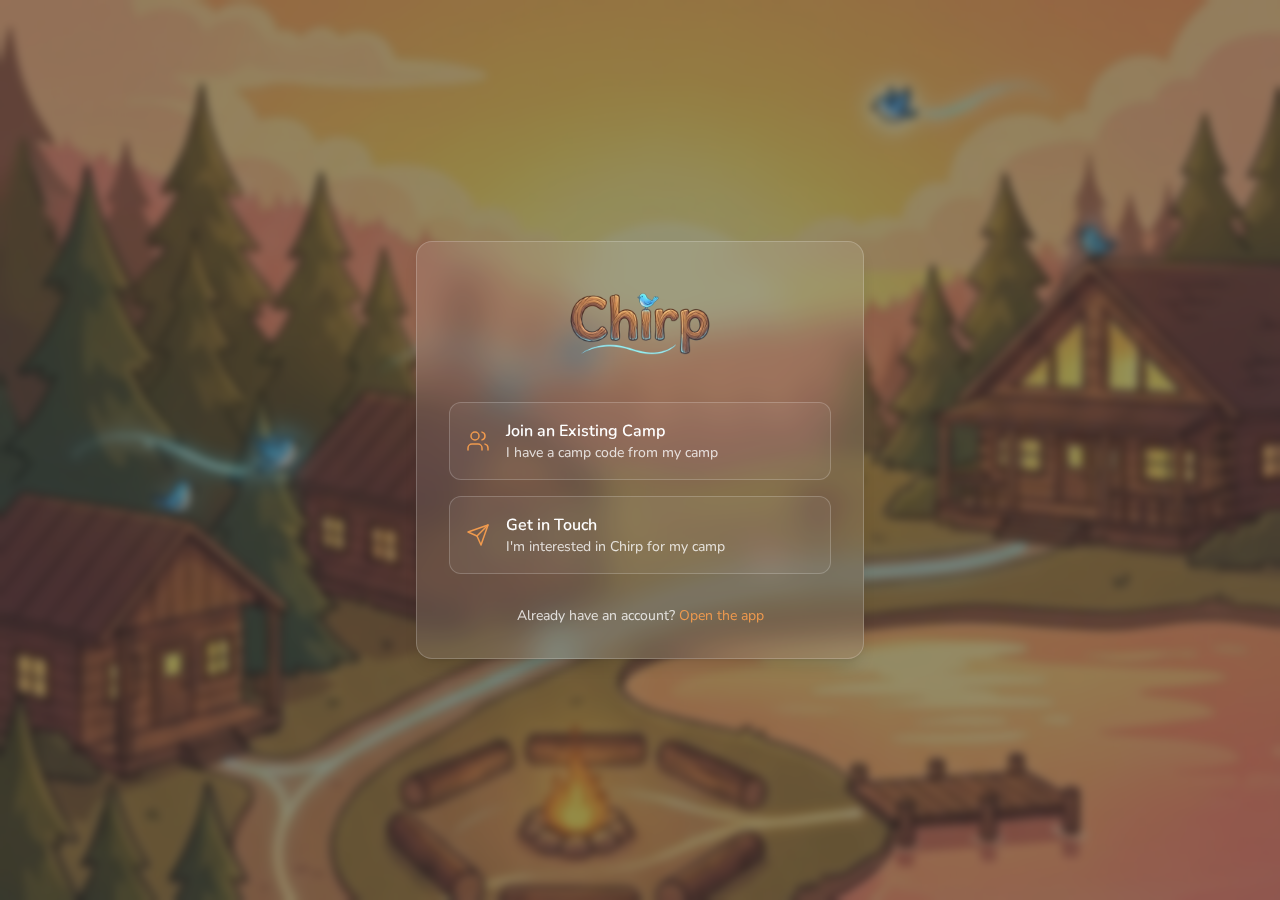
<file: register-app/index.html>
<!DOCTYPE html>
<html lang="en">
  <head>
    <meta charset="UTF-8" />
    <link rel="icon" type="image/svg+xml" href="/register-app/favicon.svg" />
    <meta name="viewport" content="width=device-width, initial-scale=1.0" />
    <link rel="preconnect" href="https://fonts.googleapis.com" />
    <link rel="preconnect" href="https://fonts.gstatic.com" crossorigin />
    <link href="https://fonts.googleapis.com/css2?family=Nunito:wght@400;600;700;800&display=swap" rel="stylesheet" />
    <title>Chirp Camp Registration</title>
    <script type="module" crossorigin src="/register-app/assets/index-BGshkPvv.js"></script>
    <link rel="stylesheet" crossorigin href="/register-app/assets/index-CM1NYn2z.css">
  </head>
  <body>
    <div id="root"></div>
  </body>
</html>
</file>
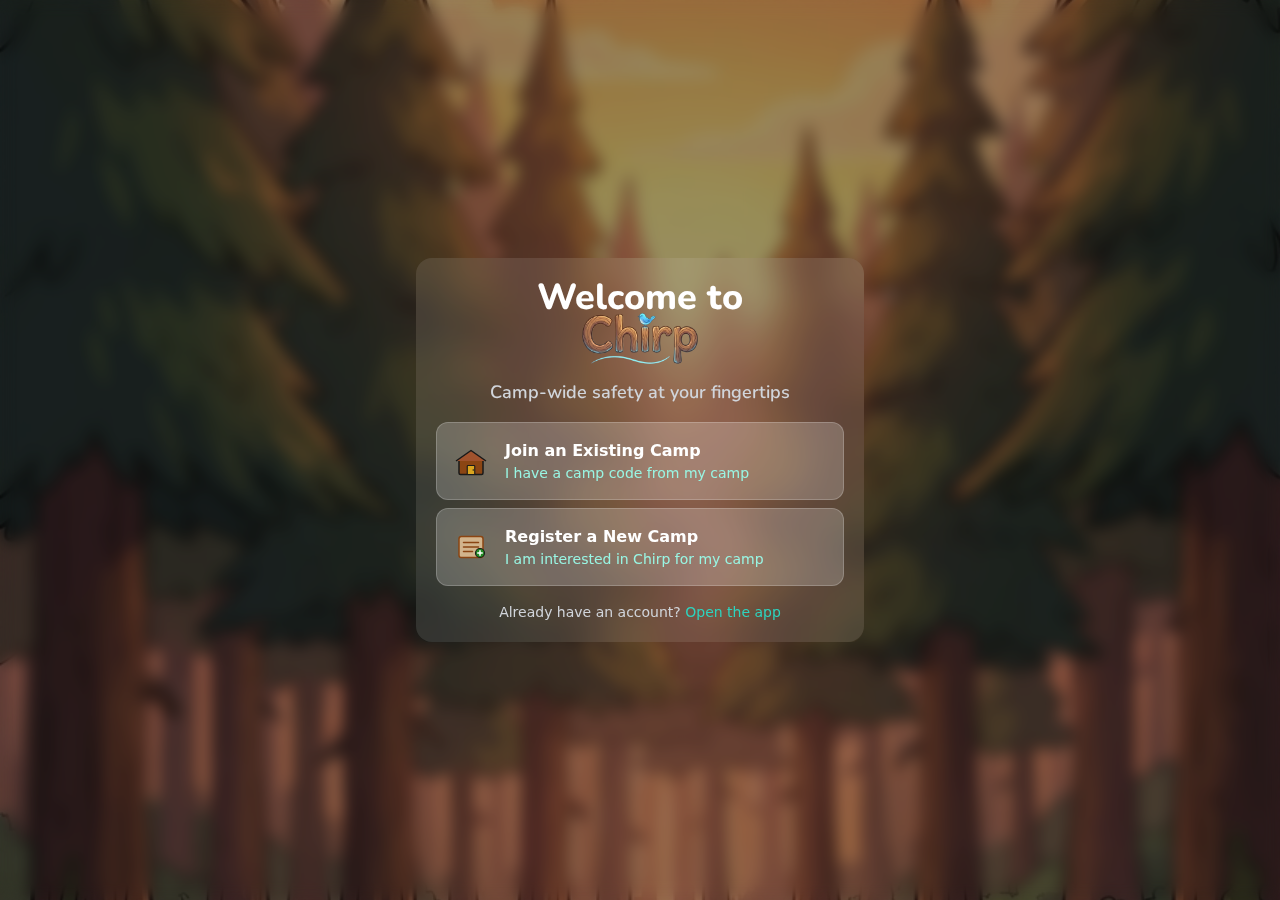
<file: register/index.html>
<!DOCTYPE html>
<html lang="en">
  <head>
    <meta charset="UTF-8" />
    <link rel="icon" type="image/svg+xml" href="/register-app/favicon.svg" />
    <meta name="viewport" content="width=device-width, initial-scale=1.0" />
    <link rel="preconnect" href="https://fonts.googleapis.com" />
    <link rel="preconnect" href="https://fonts.gstatic.com" crossorigin />
    <link href="https://fonts.googleapis.com/css2?family=Nunito:wght@400;600;700;800&display=swap" rel="stylesheet" />
    <title>Chirp Camp Registration</title>
    <script type="module" crossorigin src="/register/assets/index-CMxlbs3z.js"></script>
    <link rel="stylesheet" crossorigin href="/register/assets/index-DMwUVv7j.css">
    <style>
      /* Fit entire form on one screen without scrolling */
      .max-h-\[90vh\] { max-height: 100vh !important; }
      .overflow-y-auto { overflow-y: visible !important; }
      .p-8 { padding: 1.25rem !important; }
      .mb-6 { margin-bottom: 0.75rem !important; }
      .mb-8 { margin-bottom: 1rem !important; }
      .mb-4 { margin-bottom: 0.5rem !important; }
      .mb-3 { margin-bottom: 0.35rem !important; }
      .mb-2 { margin-bottom: 0.25rem !important; }
      .space-y-4 > :not([hidden]) ~ :not([hidden]) { margin-top: 0.5rem !important; }
      .space-y-3 > :not([hidden]) ~ :not([hidden]) { margin-top: 0.4rem !important; }
      .py-3 { padding-top: 0.5rem !important; padding-bottom: 0.5rem !important; }
      .py-2\.5 { padding-top: 0.4rem !important; padding-bottom: 0.4rem !important; }
      .pt-4 { padding-top: 0.5rem !important; }
      .mt-6 { margin-top: 0.75rem !important; }
      .mt-8 { margin-top: 1rem !important; }
      .my-4 { margin-top: 0.5rem !important; margin-bottom: 0.5rem !important; }
      .text-3xl { font-size: 1.5rem !important; line-height: 1.75rem !important; }
      /* Brighten form labels */
      label.text-gray-400, .text-gray-400.text-sm { color: #c8cdd3 !important; }
      /* Brighten "Your Contact Information" heading */
      .text-gray-300.font-medium { color: #ffffff !important; }
      /* Brighten placeholder text */
      .placeholder-gray-500::placeholder { color: #9ca3af !important; }
      /* Brighten submit button */
      .bg-primary-600 { background-color: #14b8a6 !important; }
      .bg-primary-600:hover { background-color: #2dd4bf !important; }
      /* Brighten helper text */
      .text-gray-500.text-sm, .text-gray-500.text-xs { color: #9ca3af !important; }
    </style>
  </head>
  <body>
    <div id="root"></div>
  </body>
</html>
</file>
<file: register-app/assets/index-CM1NYn2z.css>
*,:before,:after{--tw-border-spacing-x: 0;--tw-border-spacing-y: 0;--tw-translate-x: 0;--tw-translate-y: 0;--tw-rotate: 0;--tw-skew-x: 0;--tw-skew-y: 0;--tw-scale-x: 1;--tw-scale-y: 1;--tw-pan-x: ;--tw-pan-y: ;--tw-pinch-zoom: ;--tw-scroll-snap-strictness: proximity;--tw-gradient-from-position: ;--tw-gradient-via-position: ;--tw-gradient-to-position: ;--tw-ordinal: ;--tw-slashed-zero: ;--tw-numeric-figure: ;--tw-numeric-spacing: ;--tw-numeric-fraction: ;--tw-ring-inset: ;--tw-ring-offset-width: 0px;--tw-ring-offset-color: #fff;--tw-ring-color: rgb(59 130 246 / .5);--tw-ring-offset-shadow: 0 0 #0000;--tw-ring-shadow: 0 0 #0000;--tw-shadow: 0 0 #0000;--tw-shadow-colored: 0 0 #0000;--tw-blur: ;--tw-brightness: ;--tw-contrast: ;--tw-grayscale: ;--tw-hue-rotate: ;--tw-invert: ;--tw-saturate: ;--tw-sepia: ;--tw-drop-shadow: ;--tw-backdrop-blur: ;--tw-backdrop-brightness: ;--tw-backdrop-contrast: ;--tw-backdrop-grayscale: ;--tw-backdrop-hue-rotate: ;--tw-backdrop-invert: ;--tw-backdrop-opacity: ;--tw-backdrop-saturate: ;--tw-backdrop-sepia: ;--tw-contain-size: ;--tw-contain-layout: ;--tw-contain-paint: ;--tw-contain-style: }::backdrop{--tw-border-spacing-x: 0;--tw-border-spacing-y: 0;--tw-translate-x: 0;--tw-translate-y: 0;--tw-rotate: 0;--tw-skew-x: 0;--tw-skew-y: 0;--tw-scale-x: 1;--tw-scale-y: 1;--tw-pan-x: ;--tw-pan-y: ;--tw-pinch-zoom: ;--tw-scroll-snap-strictness: proximity;--tw-gradient-from-position: ;--tw-gradient-via-position: ;--tw-gradient-to-position: ;--tw-ordinal: ;--tw-slashed-zero: ;--tw-numeric-figure: ;--tw-numeric-spacing: ;--tw-numeric-fraction: ;--tw-ring-inset: ;--tw-ring-offset-width: 0px;--tw-ring-offset-color: #fff;--tw-ring-color: rgb(59 130 246 / .5);--tw-ring-offset-shadow: 0 0 #0000;--tw-ring-shadow: 0 0 #0000;--tw-shadow: 0 0 #0000;--tw-shadow-colored: 0 0 #0000;--tw-blur: ;--tw-brightness: ;--tw-contrast: ;--tw-grayscale: ;--tw-hue-rotate: ;--tw-invert: ;--tw-saturate: ;--tw-sepia: ;--tw-drop-shadow: ;--tw-backdrop-blur: ;--tw-backdrop-brightness: ;--tw-backdrop-contrast: ;--tw-backdrop-grayscale: ;--tw-backdrop-hue-rotate: ;--tw-backdrop-invert: ;--tw-backdrop-opacity: ;--tw-backdrop-saturate: ;--tw-backdrop-sepia: ;--tw-contain-size: ;--tw-contain-layout: ;--tw-contain-paint: ;--tw-contain-style: }*,:before,:after{box-sizing:border-box;border-width:0;border-style:solid;border-color:#e5e7eb}:before,:after{--tw-content: ""}html,:host{line-height:1.5;-webkit-text-size-adjust:100%;-moz-tab-size:4;-o-tab-size:4;tab-size:4;font-family:ui-sans-serif,system-ui,sans-serif,"Apple Color Emoji","Segoe UI Emoji",Segoe UI Symbol,"Noto Color Emoji";font-feature-settings:normal;font-variation-settings:normal;-webkit-tap-highlight-color:transparent}body{margin:0;line-height:inherit}hr{height:0;color:inherit;border-top-width:1px}abbr:where([title]){-webkit-text-decoration:underline dotted;text-decoration:underline dotted}h1,h2,h3,h4,h5,h6{font-size:inherit;font-weight:inherit}a{color:inherit;text-decoration:inherit}b,strong{font-weight:bolder}code,kbd,samp,pre{font-family:ui-monospace,SFMono-Regular,Menlo,Monaco,Consolas,Liberation Mono,Courier New,monospace;font-feature-settings:normal;font-variation-settings:normal;font-size:1em}small{font-size:80%}sub,sup{font-size:75%;line-height:0;position:relative;vertical-align:baseline}sub{bottom:-.25em}sup{top:-.5em}table{text-indent:0;border-color:inherit;border-collapse:collapse}button,input,optgroup,select,textarea{font-family:inherit;font-feature-settings:inherit;font-variation-settings:inherit;font-size:100%;font-weight:inherit;line-height:inherit;letter-spacing:inherit;color:inherit;margin:0;padding:0}button,select{text-transform:none}button,input:where([type=button]),input:where([type=reset]),input:where([type=submit]){-webkit-appearance:button;background-color:transparent;background-image:none}:-moz-focusring{outline:auto}:-moz-ui-invalid{box-shadow:none}progress{vertical-align:baseline}::-webkit-inner-spin-button,::-webkit-outer-spin-button{height:auto}[type=search]{-webkit-appearance:textfield;outline-offset:-2px}::-webkit-search-decoration{-webkit-appearance:none}::-webkit-file-upload-button{-webkit-appearance:button;font:inherit}summary{display:list-item}blockquote,dl,dd,h1,h2,h3,h4,h5,h6,hr,figure,p,pre{margin:0}fieldset{margin:0;padding:0}legend{padding:0}ol,ul,menu{list-style:none;margin:0;padding:0}dialog{padding:0}textarea{resize:vertical}input::-moz-placeholder,textarea::-moz-placeholder{opacity:1;color:#9ca3af}input::placeholder,textarea::placeholder{opacity:1;color:#9ca3af}button,[role=button]{cursor:pointer}:disabled{cursor:default}img,svg,video,canvas,audio,iframe,embed,object{display:block;vertical-align:middle}img,video{max-width:100%;height:auto}[hidden]:where(:not([hidden=until-found])){display:none}.static{position:static}.mx-auto{margin-left:auto;margin-right:auto}.my-4{margin-top:1rem;margin-bottom:1rem}.-mt-12{margin-top:-3rem}.mb-1{margin-bottom:.25rem}.mb-2{margin-bottom:.5rem}.mb-3{margin-bottom:.75rem}.mb-4{margin-bottom:1rem}.mb-6{margin-bottom:1.5rem}.mb-8{margin-bottom:2rem}.ml-2{margin-left:.5rem}.mt-1{margin-top:.25rem}.mt-4{margin-top:1rem}.mt-6{margin-top:1.5rem}.mt-8{margin-top:2rem}.block{display:block}.flex{display:flex}.inline-flex{display:inline-flex}.grid{display:grid}.hidden{display:none}.h-12{height:3rem}.h-16{height:4rem}.h-24{height:6rem}.h-4{height:1rem}.h-48{height:12rem}.h-6{height:1.5rem}.h-8{height:2rem}.max-h-\[90vh\]{max-height:90vh}.min-h-screen{min-height:100vh}.w-12{width:3rem}.w-16{width:4rem}.w-4{width:1rem}.w-6{width:1.5rem}.w-8{width:2rem}.w-full{width:100%}.max-w-md{max-width:28rem}.shrink-0{flex-shrink:0}@keyframes spin{to{transform:rotate(360deg)}}.animate-spin{animation:spin 1s linear infinite}.resize-none{resize:none}.grid-cols-2{grid-template-columns:repeat(2,minmax(0,1fr))}.items-center{align-items:center}.justify-center{justify-content:center}.justify-between{justify-content:space-between}.gap-2{gap:.5rem}.gap-3{gap:.75rem}.gap-4{gap:1rem}.space-y-1>:not([hidden])~:not([hidden]){--tw-space-y-reverse: 0;margin-top:calc(.25rem * calc(1 - var(--tw-space-y-reverse)));margin-bottom:calc(.25rem * var(--tw-space-y-reverse))}.space-y-3>:not([hidden])~:not([hidden]){--tw-space-y-reverse: 0;margin-top:calc(.75rem * calc(1 - var(--tw-space-y-reverse)));margin-bottom:calc(.75rem * var(--tw-space-y-reverse))}.space-y-4>:not([hidden])~:not([hidden]){--tw-space-y-reverse: 0;margin-top:calc(1rem * calc(1 - var(--tw-space-y-reverse)));margin-bottom:calc(1rem * var(--tw-space-y-reverse))}.overflow-hidden{overflow:hidden}.overflow-y-auto{overflow-y:auto}.truncate{overflow:hidden;text-overflow:ellipsis;white-space:nowrap}.rounded-2xl{border-radius:1rem}.rounded-full{border-radius:9999px}.rounded-lg{border-radius:.5rem}.rounded-xl{border-radius:.75rem}.border{border-width:1px}.border-b-2{border-bottom-width:2px}.border-t{border-top-width:1px}.border-dashed{border-style:dashed}.border-primary-400{--tw-border-opacity: 1;border-color:rgb(240 154 78 / var(--tw-border-opacity, 1))}.border-primary-500{--tw-border-opacity: 1;border-color:rgb(232 135 61 / var(--tw-border-opacity, 1))}.border-white\/10{border-color:#ffffff1a}.border-white\/20{border-color:#fff3}.border-white\/30{border-color:#ffffff4d}.bg-gray-800{--tw-bg-opacity: 1;background-color:rgb(31 41 55 / var(--tw-bg-opacity, 1))}.bg-primary-500{--tw-bg-opacity: 1;background-color:rgb(232 135 61 / var(--tw-bg-opacity, 1))}.bg-primary-500\/10{background-color:#e8873d1a}.bg-white\/10{background-color:#ffffff1a}.bg-white\/5{background-color:#ffffff0d}.object-cover{-o-object-fit:cover;object-fit:cover}.p-3{padding:.75rem}.p-4{padding:1rem}.p-8{padding:2rem}.px-4{padding-left:1rem;padding-right:1rem}.py-2\.5{padding-top:.625rem;padding-bottom:.625rem}.py-3{padding-top:.75rem;padding-bottom:.75rem}.pt-3{padding-top:.75rem}.pt-4{padding-top:1rem}.text-left{text-align:left}.text-center{text-align:center}.font-mono{font-family:ui-monospace,SFMono-Regular,Menlo,Monaco,Consolas,Liberation Mono,Courier New,monospace}.text-2xl{font-size:1.5rem;line-height:2rem}.text-lg{font-size:1.125rem;line-height:1.75rem}.text-sm{font-size:.875rem;line-height:1.25rem}.text-xl{font-size:1.25rem;line-height:1.75rem}.text-xs{font-size:.75rem;line-height:1rem}.font-bold{font-weight:700}.font-medium{font-weight:500}.font-semibold{font-weight:600}.tracking-wider{letter-spacing:.05em}.text-gray-300{--tw-text-opacity: 1;color:rgb(209 213 219 / var(--tw-text-opacity, 1))}.text-gray-400{--tw-text-opacity: 1;color:rgb(156 163 175 / var(--tw-text-opacity, 1))}.text-primary-400{--tw-text-opacity: 1;color:rgb(240 154 78 / var(--tw-text-opacity, 1))}.text-red-400{--tw-text-opacity: 1;color:rgb(248 113 113 / var(--tw-text-opacity, 1))}.text-white{--tw-text-opacity: 1;color:rgb(255 255 255 / var(--tw-text-opacity, 1))}.text-white\/80{color:#fffc}.placeholder-gray-500::-moz-placeholder{--tw-placeholder-opacity: 1;color:rgb(107 114 128 / var(--tw-placeholder-opacity, 1))}.placeholder-gray-500::placeholder{--tw-placeholder-opacity: 1;color:rgb(107 114 128 / var(--tw-placeholder-opacity, 1))}.placeholder-white\/50::-moz-placeholder{color:#ffffff80}.placeholder-white\/50::placeholder{color:#ffffff80}.shadow-lg{--tw-shadow: 0 10px 15px -3px rgb(0 0 0 / .1), 0 4px 6px -4px rgb(0 0 0 / .1);--tw-shadow-colored: 0 10px 15px -3px var(--tw-shadow-color), 0 4px 6px -4px var(--tw-shadow-color);box-shadow:var(--tw-ring-offset-shadow, 0 0 #0000),var(--tw-ring-shadow, 0 0 #0000),var(--tw-shadow)}.filter{filter:var(--tw-blur) var(--tw-brightness) var(--tw-contrast) var(--tw-grayscale) var(--tw-hue-rotate) var(--tw-invert) var(--tw-saturate) var(--tw-sepia) var(--tw-drop-shadow)}.backdrop-blur-lg{--tw-backdrop-blur: blur(16px);-webkit-backdrop-filter:var(--tw-backdrop-blur) var(--tw-backdrop-brightness) var(--tw-backdrop-contrast) var(--tw-backdrop-grayscale) var(--tw-backdrop-hue-rotate) var(--tw-backdrop-invert) var(--tw-backdrop-opacity) var(--tw-backdrop-saturate) var(--tw-backdrop-sepia);backdrop-filter:var(--tw-backdrop-blur) var(--tw-backdrop-brightness) var(--tw-backdrop-contrast) var(--tw-backdrop-grayscale) var(--tw-backdrop-hue-rotate) var(--tw-backdrop-invert) var(--tw-backdrop-opacity) var(--tw-backdrop-saturate) var(--tw-backdrop-sepia)}.transition-all{transition-property:all;transition-timing-function:cubic-bezier(.4,0,.2,1);transition-duration:.15s}.transition-colors{transition-property:color,background-color,border-color,text-decoration-color,fill,stroke;transition-timing-function:cubic-bezier(.4,0,.2,1);transition-duration:.15s}body{font-family:Nunito,system-ui,-apple-system,BlinkMacSystemFont,Segoe UI,Roboto,sans-serif;background-color:#0a0a0c;background-image:url(/register-app/background.png);background-size:cover;background-position:center;background-attachment:fixed;min-height:100vh}body:before{content:"";position:fixed;top:0;right:0;bottom:0;left:0;background:#2c2c2c80;backdrop-filter:blur(4px);-webkit-backdrop-filter:blur(4px);z-index:0}#root{position:relative;z-index:1}.hover\:-translate-y-0\.5:hover{--tw-translate-y: -.125rem;transform:translate(var(--tw-translate-x),var(--tw-translate-y)) rotate(var(--tw-rotate)) skew(var(--tw-skew-x)) skewY(var(--tw-skew-y)) scaleX(var(--tw-scale-x)) scaleY(var(--tw-scale-y))}.hover\:border-cyan-400\/50:hover{border-color:#22d3ee80}.hover\:border-primary-500\/50:hover{border-color:#e8873d80}.hover\:border-white\/40:hover{border-color:#fff6}.hover\:bg-cyan-600\/40:hover{background-color:#0891b266}.hover\:bg-primary-600:hover{--tw-bg-opacity: 1;background-color:rgb(208 112 42 / var(--tw-bg-opacity, 1))}.hover\:bg-white\/10:hover{background-color:#ffffff1a}.hover\:text-primary-300:hover{--tw-text-opacity: 1;color:rgb(245 181 118 / var(--tw-text-opacity, 1))}.hover\:text-primary-400:hover{--tw-text-opacity: 1;color:rgb(240 154 78 / var(--tw-text-opacity, 1))}.hover\:text-red-300:hover{--tw-text-opacity: 1;color:rgb(252 165 165 / var(--tw-text-opacity, 1))}.hover\:text-white:hover{--tw-text-opacity: 1;color:rgb(255 255 255 / var(--tw-text-opacity, 1))}.hover\:shadow-lg:hover{--tw-shadow: 0 10px 15px -3px rgb(0 0 0 / .1), 0 4px 6px -4px rgb(0 0 0 / .1);--tw-shadow-colored: 0 10px 15px -3px var(--tw-shadow-color), 0 4px 6px -4px var(--tw-shadow-color);box-shadow:var(--tw-ring-offset-shadow, 0 0 #0000),var(--tw-ring-shadow, 0 0 #0000),var(--tw-shadow)}.focus\:border-primary-500\/50:focus{border-color:#e8873d80}.focus\:outline-none:focus{outline:2px solid transparent;outline-offset:2px}.disabled\:bg-gray-600:disabled{--tw-bg-opacity: 1;background-color:rgb(75 85 99 / var(--tw-bg-opacity, 1))}
</file>
<file: register/assets/index-DMwUVv7j.css>
*,:before,:after{--tw-border-spacing-x: 0;--tw-border-spacing-y: 0;--tw-translate-x: 0;--tw-translate-y: 0;--tw-rotate: 0;--tw-skew-x: 0;--tw-skew-y: 0;--tw-scale-x: 1;--tw-scale-y: 1;--tw-pan-x: ;--tw-pan-y: ;--tw-pinch-zoom: ;--tw-scroll-snap-strictness: proximity;--tw-gradient-from-position: ;--tw-gradient-via-position: ;--tw-gradient-to-position: ;--tw-ordinal: ;--tw-slashed-zero: ;--tw-numeric-figure: ;--tw-numeric-spacing: ;--tw-numeric-fraction: ;--tw-ring-inset: ;--tw-ring-offset-width: 0px;--tw-ring-offset-color: #fff;--tw-ring-color: rgb(59 130 246 / .5);--tw-ring-offset-shadow: 0 0 #0000;--tw-ring-shadow: 0 0 #0000;--tw-shadow: 0 0 #0000;--tw-shadow-colored: 0 0 #0000;--tw-blur: ;--tw-brightness: ;--tw-contrast: ;--tw-grayscale: ;--tw-hue-rotate: ;--tw-invert: ;--tw-saturate: ;--tw-sepia: ;--tw-drop-shadow: ;--tw-backdrop-blur: ;--tw-backdrop-brightness: ;--tw-backdrop-contrast: ;--tw-backdrop-grayscale: ;--tw-backdrop-hue-rotate: ;--tw-backdrop-invert: ;--tw-backdrop-opacity: ;--tw-backdrop-saturate: ;--tw-backdrop-sepia: ;--tw-contain-size: ;--tw-contain-layout: ;--tw-contain-paint: ;--tw-contain-style: }::backdrop{--tw-border-spacing-x: 0;--tw-border-spacing-y: 0;--tw-translate-x: 0;--tw-translate-y: 0;--tw-rotate: 0;--tw-skew-x: 0;--tw-skew-y: 0;--tw-scale-x: 1;--tw-scale-y: 1;--tw-pan-x: ;--tw-pan-y: ;--tw-pinch-zoom: ;--tw-scroll-snap-strictness: proximity;--tw-gradient-from-position: ;--tw-gradient-via-position: ;--tw-gradient-to-position: ;--tw-ordinal: ;--tw-slashed-zero: ;--tw-numeric-figure: ;--tw-numeric-spacing: ;--tw-numeric-fraction: ;--tw-ring-inset: ;--tw-ring-offset-width: 0px;--tw-ring-offset-color: #fff;--tw-ring-color: rgb(59 130 246 / .5);--tw-ring-offset-shadow: 0 0 #0000;--tw-ring-shadow: 0 0 #0000;--tw-shadow: 0 0 #0000;--tw-shadow-colored: 0 0 #0000;--tw-blur: ;--tw-brightness: ;--tw-contrast: ;--tw-grayscale: ;--tw-hue-rotate: ;--tw-invert: ;--tw-saturate: ;--tw-sepia: ;--tw-drop-shadow: ;--tw-backdrop-blur: ;--tw-backdrop-brightness: ;--tw-backdrop-contrast: ;--tw-backdrop-grayscale: ;--tw-backdrop-hue-rotate: ;--tw-backdrop-invert: ;--tw-backdrop-opacity: ;--tw-backdrop-saturate: ;--tw-backdrop-sepia: ;--tw-contain-size: ;--tw-contain-layout: ;--tw-contain-paint: ;--tw-contain-style: }*,:before,:after{box-sizing:border-box;border-width:0;border-style:solid;border-color:#e5e7eb}:before,:after{--tw-content: ""}html,:host{line-height:1.5;-webkit-text-size-adjust:100%;-moz-tab-size:4;-o-tab-size:4;tab-size:4;font-family:ui-sans-serif,system-ui,sans-serif,"Apple Color Emoji","Segoe UI Emoji",Segoe UI Symbol,"Noto Color Emoji";font-feature-settings:normal;font-variation-settings:normal;-webkit-tap-highlight-color:transparent}body{margin:0;line-height:inherit}hr{height:0;color:inherit;border-top-width:1px}abbr:where([title]){-webkit-text-decoration:underline dotted;text-decoration:underline dotted}h1,h2,h3,h4,h5,h6{font-size:inherit;font-weight:inherit}a{color:inherit;text-decoration:inherit}b,strong{font-weight:bolder}code,kbd,samp,pre{font-family:ui-monospace,SFMono-Regular,Menlo,Monaco,Consolas,Liberation Mono,Courier New,monospace;font-feature-settings:normal;font-variation-settings:normal;font-size:1em}small{font-size:80%}sub,sup{font-size:75%;line-height:0;position:relative;vertical-align:baseline}sub{bottom:-.25em}sup{top:-.5em}table{text-indent:0;border-color:inherit;border-collapse:collapse}button,input,optgroup,select,textarea{font-family:inherit;font-feature-settings:inherit;font-variation-settings:inherit;font-size:100%;font-weight:inherit;line-height:inherit;letter-spacing:inherit;color:inherit;margin:0;padding:0}button,select{text-transform:none}button,input:where([type=button]),input:where([type=reset]),input:where([type=submit]){-webkit-appearance:button;background-color:transparent;background-image:none}:-moz-focusring{outline:auto}:-moz-ui-invalid{box-shadow:none}progress{vertical-align:baseline}::-webkit-inner-spin-button,::-webkit-outer-spin-button{height:auto}[type=search]{-webkit-appearance:textfield;outline-offset:-2px}::-webkit-search-decoration{-webkit-appearance:none}::-webkit-file-upload-button{-webkit-appearance:button;font:inherit}summary{display:list-item}blockquote,dl,dd,h1,h2,h3,h4,h5,h6,hr,figure,p,pre{margin:0}fieldset{margin:0;padding:0}legend{padding:0}ol,ul,menu{list-style:none;margin:0;padding:0}dialog{padding:0}textarea{resize:vertical}input::-moz-placeholder,textarea::-moz-placeholder{opacity:1;color:#9ca3af}input::placeholder,textarea::placeholder{opacity:1;color:#9ca3af}button,[role=button]{cursor:pointer}:disabled{cursor:default}img,svg,video,canvas,audio,iframe,embed,object{display:block;vertical-align:middle}img,video{max-width:100%;height:auto}[hidden]:where(:not([hidden=until-found])){display:none}.static{position:static}.mx-auto{margin-left:auto;margin-right:auto}.my-4{margin-top:1rem;margin-bottom:1rem}.mb-1{margin-bottom:.25rem}.mb-2{margin-bottom:.5rem}.mb-3{margin-bottom:.75rem}.mb-4{margin-bottom:1rem}.mb-6{margin-bottom:1.5rem}.mb-8{margin-bottom:2rem}.ml-2{margin-left:.5rem}.mt-1{margin-top:.25rem}.mt-4{margin-top:1rem}.mt-6{margin-top:1.5rem}.mt-8{margin-top:2rem}.block{display:block}.flex{display:flex}.grid{display:grid}.hidden{display:none}.h-12{height:3rem}.max-h-\[90vh\]{max-height:90vh}.min-h-screen{min-height:100vh}.w-12{width:3rem}.w-full{width:100%}.max-w-md{max-width:28rem}.transform{transform:translate(var(--tw-translate-x),var(--tw-translate-y)) rotate(var(--tw-rotate)) skew(var(--tw-skew-x)) skewY(var(--tw-skew-y)) scaleX(var(--tw-scale-x)) scaleY(var(--tw-scale-y))}@keyframes spin{to{transform:rotate(360deg)}}.animate-spin{animation:spin 1s linear infinite}.resize-none{resize:none}.grid-cols-2{grid-template-columns:repeat(2,minmax(0,1fr))}.items-center{align-items:center}.justify-center{justify-content:center}.justify-between{justify-content:space-between}.gap-2{gap:.5rem}.gap-3{gap:.75rem}.gap-4{gap:1rem}.space-y-1>:not([hidden])~:not([hidden]){--tw-space-y-reverse: 0;margin-top:calc(.25rem * calc(1 - var(--tw-space-y-reverse)));margin-bottom:calc(.25rem * var(--tw-space-y-reverse))}.space-y-3>:not([hidden])~:not([hidden]){--tw-space-y-reverse: 0;margin-top:calc(.75rem * calc(1 - var(--tw-space-y-reverse)));margin-bottom:calc(.75rem * var(--tw-space-y-reverse))}.space-y-4>:not([hidden])~:not([hidden]){--tw-space-y-reverse: 0;margin-top:calc(1rem * calc(1 - var(--tw-space-y-reverse)));margin-bottom:calc(1rem * var(--tw-space-y-reverse))}.overflow-y-auto{overflow-y:auto}.truncate{overflow:hidden;text-overflow:ellipsis;white-space:nowrap}.rounded-2xl{border-radius:1rem}.rounded-full{border-radius:9999px}.rounded-lg{border-radius:.5rem}.rounded-xl{border-radius:.75rem}.border{border-width:1px}.border-b-2{border-bottom-width:2px}.border-t{border-top-width:1px}.border-dashed{border-style:dashed}.border-primary-400{--tw-border-opacity: 1;border-color:rgb(45 212 191 / var(--tw-border-opacity, 1))}.border-primary-500{--tw-border-opacity: 1;border-color:rgb(20 184 166 / var(--tw-border-opacity, 1))}.border-white\/10{border-color:#ffffff1a}.border-white\/20{border-color:#fff3}.border-white\/30{border-color:#ffffff4d}.bg-gray-800{--tw-bg-opacity: 1;background-color:rgb(31 41 55 / var(--tw-bg-opacity, 1))}.bg-primary-500\/10{background-color:#14b8a61a}.bg-primary-600{--tw-bg-opacity: 1;background-color:rgb(13 148 136 / var(--tw-bg-opacity, 1))}.bg-white\/10{background-color:#ffffff1a}.bg-white\/5{background-color:#ffffff0d}.p-3{padding:.75rem}.p-4{padding:1rem}.p-8{padding:2rem}.px-4{padding-left:1rem;padding-right:1rem}.py-2\.5{padding-top:.625rem;padding-bottom:.625rem}.py-3{padding-top:.75rem;padding-bottom:.75rem}.pt-3{padding-top:.75rem}.pt-4{padding-top:1rem}.text-left{text-align:left}.text-center{text-align:center}.font-mono{font-family:ui-monospace,SFMono-Regular,Menlo,Monaco,Consolas,Liberation Mono,Courier New,monospace}.text-2xl{font-size:1.5rem;line-height:2rem}.text-3xl{font-size:1.875rem;line-height:2.25rem}.text-4xl{font-size:2.25rem;line-height:2.5rem}.text-6xl{font-size:3.75rem;line-height:1}.text-lg{font-size:1.125rem;line-height:1.75rem}.text-sm{font-size:.875rem;line-height:1.25rem}.text-xl{font-size:1.25rem;line-height:1.75rem}.text-xs{font-size:.75rem;line-height:1rem}.font-bold{font-weight:700}.font-medium{font-weight:500}.font-semibold{font-weight:600}.tracking-wider{letter-spacing:.05em}.text-gray-300{--tw-text-opacity: 1;color:rgb(209 213 219 / var(--tw-text-opacity, 1))}.text-gray-400{--tw-text-opacity: 1;color:rgb(156 163 175 / var(--tw-text-opacity, 1))}.text-gray-500{--tw-text-opacity: 1;color:rgb(107 114 128 / var(--tw-text-opacity, 1))}.text-primary-200{--tw-text-opacity: 1;color:rgb(153 246 228 / var(--tw-text-opacity, 1))}.text-primary-400{--tw-text-opacity: 1;color:rgb(45 212 191 / var(--tw-text-opacity, 1))}.text-red-400{--tw-text-opacity: 1;color:rgb(248 113 113 / var(--tw-text-opacity, 1))}.text-white{--tw-text-opacity: 1;color:rgb(255 255 255 / var(--tw-text-opacity, 1))}.placeholder-gray-500::-moz-placeholder{--tw-placeholder-opacity: 1;color:rgb(107 114 128 / var(--tw-placeholder-opacity, 1))}.placeholder-gray-500::placeholder{--tw-placeholder-opacity: 1;color:rgb(107 114 128 / var(--tw-placeholder-opacity, 1))}.blur{--tw-blur: blur(8px);filter:var(--tw-blur) var(--tw-brightness) var(--tw-contrast) var(--tw-grayscale) var(--tw-hue-rotate) var(--tw-invert) var(--tw-saturate) var(--tw-sepia) var(--tw-drop-shadow)}.filter{filter:var(--tw-blur) var(--tw-brightness) var(--tw-contrast) var(--tw-grayscale) var(--tw-hue-rotate) var(--tw-invert) var(--tw-saturate) var(--tw-sepia) var(--tw-drop-shadow)}.backdrop-blur-lg{--tw-backdrop-blur: blur(16px);-webkit-backdrop-filter:var(--tw-backdrop-blur) var(--tw-backdrop-brightness) var(--tw-backdrop-contrast) var(--tw-backdrop-grayscale) var(--tw-backdrop-hue-rotate) var(--tw-backdrop-invert) var(--tw-backdrop-opacity) var(--tw-backdrop-saturate) var(--tw-backdrop-sepia);backdrop-filter:var(--tw-backdrop-blur) var(--tw-backdrop-brightness) var(--tw-backdrop-contrast) var(--tw-backdrop-grayscale) var(--tw-backdrop-hue-rotate) var(--tw-backdrop-invert) var(--tw-backdrop-opacity) var(--tw-backdrop-saturate) var(--tw-backdrop-sepia)}.transition-all{transition-property:all;transition-timing-function:cubic-bezier(.4,0,.2,1);transition-duration:.15s}.transition-colors{transition-property:color,background-color,border-color,text-decoration-color,fill,stroke;transition-timing-function:cubic-bezier(.4,0,.2,1);transition-duration:.15s}body{font-family:system-ui,-apple-system,BlinkMacSystemFont,Segoe UI,Roboto,sans-serif;background:url(/register/WoodsBACK.png) no-repeat center center fixed;background-size:cover;min-height:100vh;position:relative}body:before{content:"";position:fixed;top:0;left:0;width:100%;height:100%;background:inherit;filter:blur(8px);z-index:-2}body:after{content:"";position:fixed;top:0;left:0;width:100%;height:100%;background:#0006;z-index:-1}.hover\:border-primary-500\/50:hover{border-color:#14b8a680}.hover\:border-white\/40:hover{border-color:#fff6}.hover\:bg-primary-700:hover{--tw-bg-opacity: 1;background-color:rgb(15 118 110 / var(--tw-bg-opacity, 1))}.hover\:bg-white\/10:hover{background-color:#ffffff1a}.hover\:text-primary-300:hover{--tw-text-opacity: 1;color:rgb(94 234 212 / var(--tw-text-opacity, 1))}.hover\:text-primary-400:hover{--tw-text-opacity: 1;color:rgb(45 212 191 / var(--tw-text-opacity, 1))}.hover\:text-red-300:hover{--tw-text-opacity: 1;color:rgb(252 165 165 / var(--tw-text-opacity, 1))}.hover\:text-white:hover{--tw-text-opacity: 1;color:rgb(255 255 255 / var(--tw-text-opacity, 1))}.focus\:border-primary-500\/50:focus{border-color:#14b8a680}.focus\:outline-none:focus{outline:2px solid transparent;outline-offset:2px}.disabled\:bg-gray-600:disabled{--tw-bg-opacity: 1;background-color:rgb(75 85 99 / var(--tw-bg-opacity, 1))}
</file>
